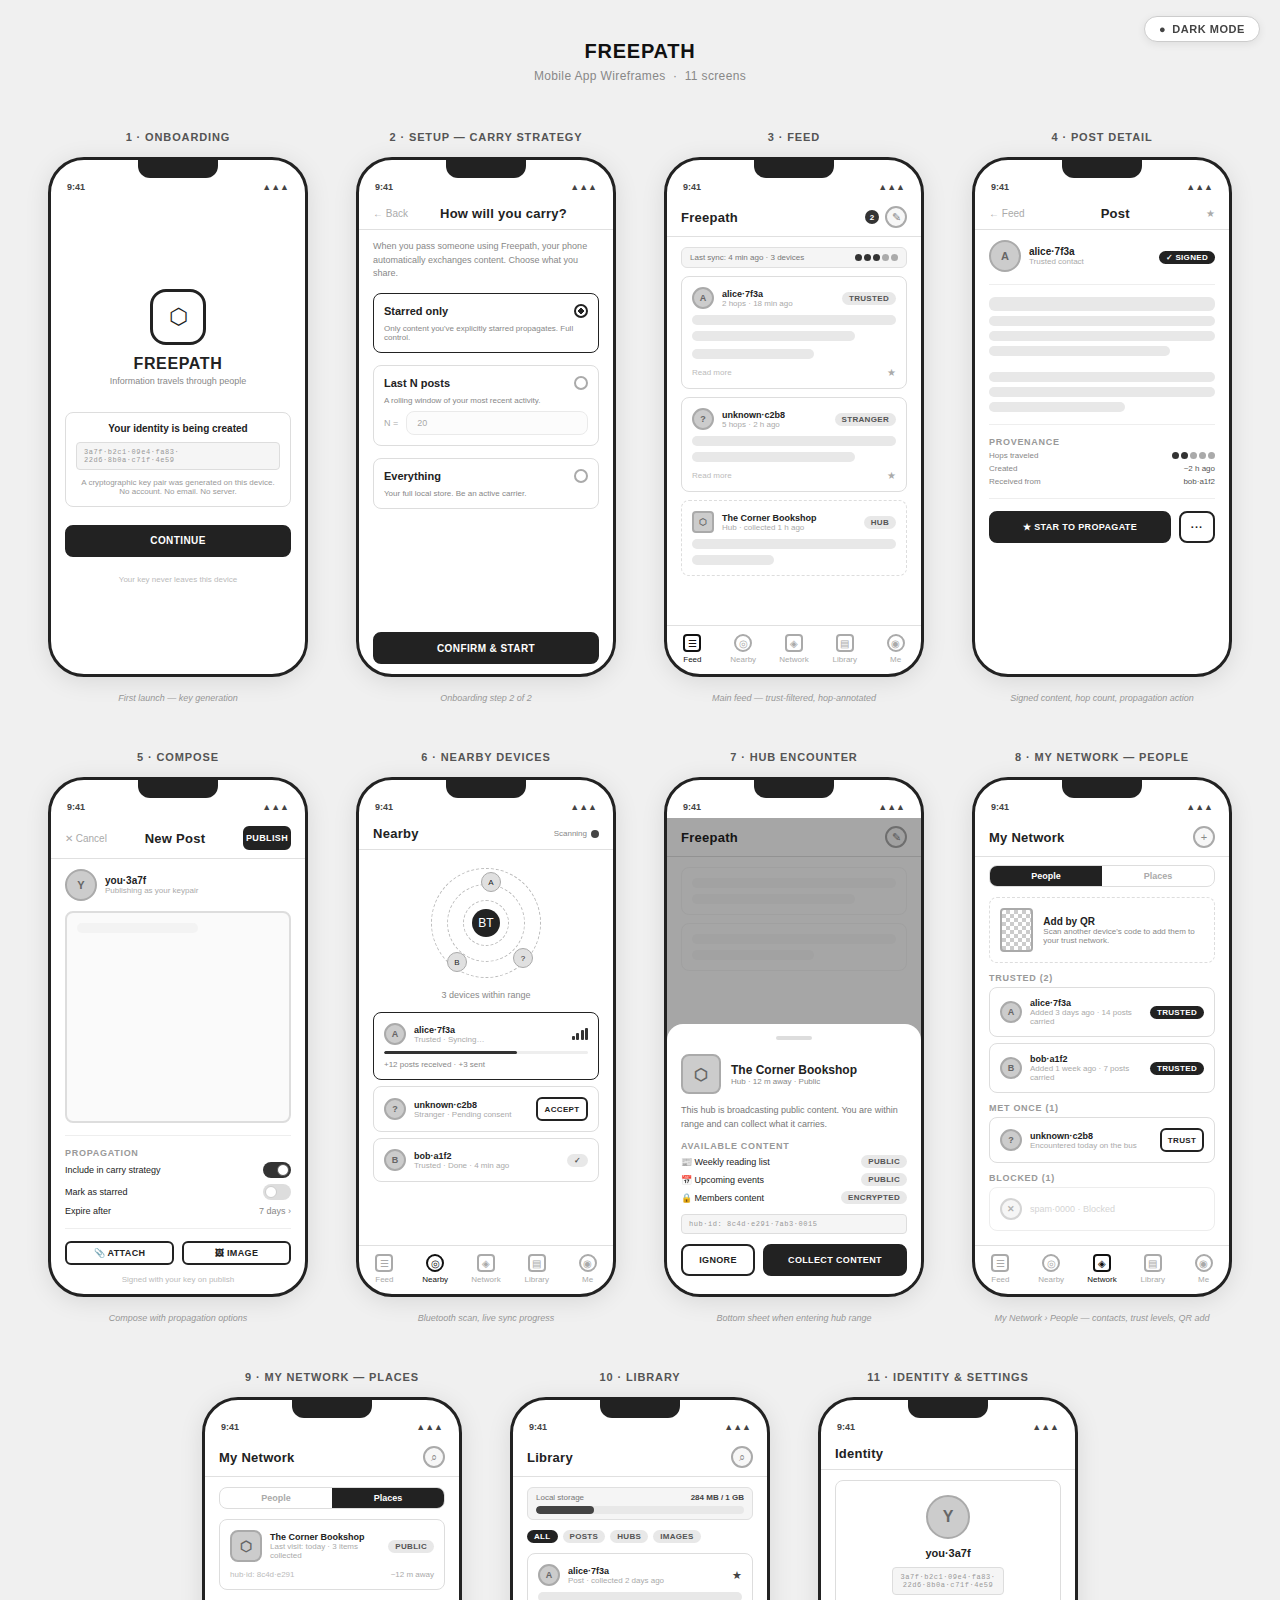
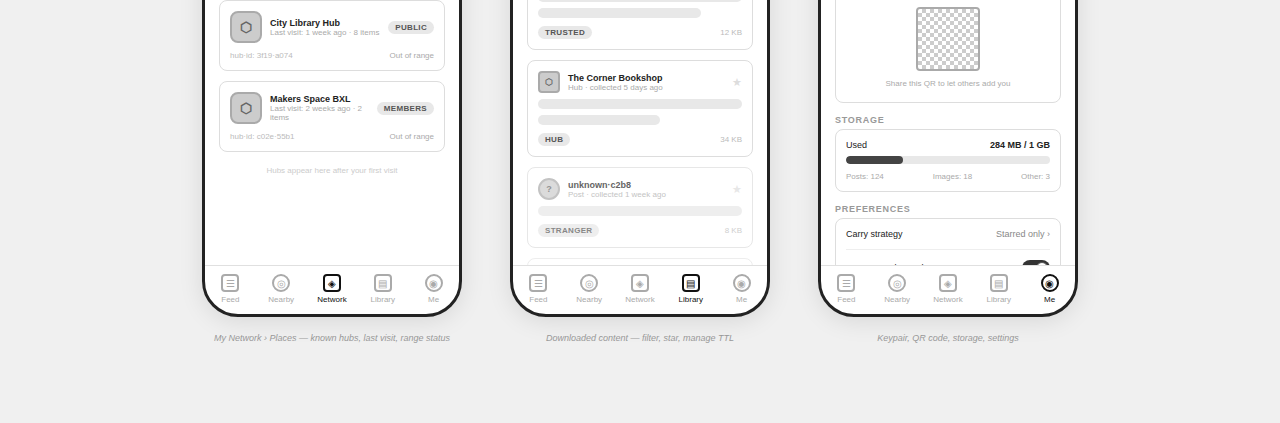
<file: design/index.html>
<!DOCTYPE html>
<html lang="en">
<head>
  <meta charset="UTF-8" />
  <meta name="viewport" content="width=device-width, initial-scale=1.0" />
  <title>Freepath — Mobile Wireframes</title>
  <link rel="stylesheet" href="styles.css" />
  <!-- Set theme before paint to prevent flash -->
  <script>
    (function() {
      const saved = localStorage.getItem('theme');
      if (saved) document.documentElement.dataset.theme = saved;
    })();
  </script>
</head>
<body>

  <button class="theme-toggle" id="themeToggle" aria-label="Toggle dark mode">
    <span id="themeIcon">◑</span>
    <span id="themeLabel">Dark mode</span>
  </button>

  <h1>Freepath</h1>
  <p class="subtitle">Mobile App Wireframes &nbsp;·&nbsp; 11 screens</p>

  <div class="screens">

    <!-- ═══════════════════════════════════════ -->
    <!-- 1. ONBOARDING                           -->
    <!-- ═══════════════════════════════════════ -->
    <div class="screen-wrap">
      <div class="screen-label">1 · Onboarding</div>
      <div class="phone">
        <div class="status-bar"><span>9:41</span><span>▲▲▲</span></div>
        <div class="screen-body">
          <div class="content" style="justify-content:center; gap:18px;">

            <!-- Logo area -->
            <div style="text-align:center; margin-bottom:8px;">
              <div style="width:56px;height:56px;border:3px solid #222;border-radius:16px;margin:0 auto 10px;display:flex;align-items:center;justify-content:center;font-size:22px;">⬡</div>
              <div style="font-size:16px;font-weight:700;letter-spacing:0.04em;">FREEPATH</div>
              <div style="font-size:9px;color:#888;margin-top:3px;">Information travels through people</div>
            </div>

            <!-- Generating key -->
            <div class="card" style="gap:8px;">
              <div style="font-size:10px;font-weight:700;text-align:center;">Your identity is being created</div>
              <div class="fingerprint">3a7f·b2c1·09e4·fa83·<br/>22d6·8b0a·c71f·4e59</div>
              <div style="font-size:8px;color:#999;text-align:center;">A cryptographic key pair was generated on this device.<br/>No account. No email. No server.</div>
            </div>

            <div class="btn btn-primary">Continue</div>
            <div style="text-align:center;font-size:8px;color:#bbb;">Your key never leaves this device</div>

          </div>
        </div>
      </div>
      <div class="annotation">First launch — key generation</div>
    </div>

    <!-- ═══════════════════════════════════════ -->
    <!-- 2. ONBOARDING — CARRY STRATEGY         -->
    <!-- ═══════════════════════════════════════ -->
    <div class="screen-wrap">
      <div class="screen-label">2 · Setup — Carry Strategy</div>
      <div class="phone">
        <div class="status-bar"><span>9:41</span><span>▲▲▲</span></div>
        <div class="screen-body">
          <div class="nav-bar">
            <div style="font-size:10px;color:#aaa;">← Back</div>
            <div class="nav-title">How will you carry?</div>
            <div></div>
          </div>
          <div class="content" style="gap:12px;">
            <div style="font-size:9px;color:#888;line-height:1.5;">
              When you pass someone using Freepath, your phone automatically exchanges content. Choose what you share.
            </div>

            <!-- Option 1 -->
            <div class="card" style="border-color:#222; gap:6px;">
              <div class="row" style="justify-content:space-between;">
                <div style="font-size:11px;font-weight:700;">Starred only</div>
                <div class="radio selected"></div>
              </div>
              <div style="font-size:8px;color:#888;">Only content you've explicitly starred propagates. Full control.</div>
            </div>

            <!-- Option 2 -->
            <div class="card" style="gap:6px;">
              <div class="row" style="justify-content:space-between;">
                <div style="font-size:11px;font-weight:700;">Last N posts</div>
                <div class="radio"></div>
              </div>
              <div style="font-size:8px;color:#888;">A rolling window of your most recent activity.</div>
              <div class="row" style="gap:8px;opacity:0.4;">
                <div style="font-size:9px;">N =</div>
                <div class="input-field" style="flex:1;height:24px;font-size:9px;">20</div>
              </div>
            </div>

            <!-- Option 3 -->
            <div class="card" style="gap:6px;">
              <div class="row" style="justify-content:space-between;">
                <div style="font-size:11px;font-weight:700;">Everything</div>
                <div class="radio"></div>
              </div>
              <div style="font-size:8px;color:#888;">Your full local store. Be an active carrier.</div>
            </div>

            <div style="flex:1;"></div>
            <div class="btn btn-primary">Confirm &amp; Start</div>
          </div>
        </div>
      </div>
      <div class="annotation">Onboarding step 2 of 2</div>
    </div>

    <!-- ═══════════════════════════════════════ -->
    <!-- 3. FEED                                 -->
    <!-- ═══════════════════════════════════════ -->
    <div class="screen-wrap">
      <div class="screen-label">3 · Feed</div>
      <div class="phone">
        <div class="status-bar"><span>9:41</span><span>▲▲▲</span></div>
        <div class="screen-body">
          <div class="nav-bar">
            <div class="nav-title">Freepath</div>
            <div class="row" style="gap:6px;">
              <div class="badge">2</div>
              <div class="nav-icon">✎</div>
            </div>
          </div>
          <div class="content" style="gap:8px;">

            <!-- Sync strip -->
            <div style="background:#f5f5f5;border:1px solid #e0e0e0;border-radius:6px;padding:5px 8px;display:flex;align-items:center;justify-content:space-between;">
              <div style="font-size:8px;color:#777;">Last sync: 4 min ago · 3 devices</div>
              <div style="display:flex;gap:2px;">
                <span class="hop-dot filled"></span>
                <span class="hop-dot filled"></span>
                <span class="hop-dot filled"></span>
                <span class="hop-dot"></span>
                <span class="hop-dot"></span>
              </div>
            </div>

            <!-- Post card 1 -->
            <div class="card">
              <div class="card-meta">
                <div class="row">
                  <div class="avatar avatar-sm">A</div>
                  <div>
                    <div style="font-size:9px;font-weight:700;">alice·7f3a</div>
                    <div style="font-size:8px;color:#aaa;">2 hops · 18 min ago</div>
                  </div>
                </div>
                <div class="pill">Trusted</div>
              </div>
              <div class="block block-w-full block-sm"></div>
              <div class="block block-w-80 block-sm"></div>
              <div class="block block-w-60 block-sm" style="margin-top:2px;"></div>
              <div class="row" style="margin-top:2px;justify-content:space-between;">
                <div style="font-size:8px;color:#bbb;">Read more</div>
                <div style="font-size:10px;color:#aaa;">★</div>
              </div>
            </div>

            <!-- Post card 2 -->
            <div class="card">
              <div class="card-meta">
                <div class="row">
                  <div class="avatar avatar-sm">?</div>
                  <div>
                    <div style="font-size:9px;font-weight:700;">unknown·c2b8</div>
                    <div style="font-size:8px;color:#aaa;">5 hops · 2 h ago</div>
                  </div>
                </div>
                <div class="pill">Stranger</div>
              </div>
              <div class="block block-w-full block-sm"></div>
              <div class="block block-w-80 block-sm"></div>
              <div class="row" style="margin-top:2px;justify-content:space-between;">
                <div style="font-size:8px;color:#bbb;">Read more</div>
                <div style="font-size:10px;color:#aaa;">★</div>
              </div>
            </div>

            <!-- Post card 3 — hub content -->
            <div class="card" style="border-style:dashed;">
              <div class="card-meta">
                <div class="row">
                  <div class="avatar avatar-sm" style="border-radius:4px;">⬡</div>
                  <div>
                    <div style="font-size:9px;font-weight:700;">The Corner Bookshop</div>
                    <div style="font-size:8px;color:#aaa;">Hub · collected 1 h ago</div>
                  </div>
                </div>
                <div class="pill">Hub</div>
              </div>
              <div class="block block-w-full block-sm"></div>
              <div class="block block-w-40 block-sm"></div>
            </div>

          </div>

          <!-- Tab bar -->
          <div class="tab-bar">
            <div class="tab active"><div class="tab-icon">☰</div>Feed</div>
            <div class="tab"><div class="tab-icon circle">◎</div>Nearby</div>
            <div class="tab"><div class="tab-icon">◈</div>Network</div>
            <div class="tab"><div class="tab-icon">▤</div>Library</div>
            <div class="tab"><div class="tab-icon circle">◉</div>Me</div>
          </div>
        </div>
      </div>
      <div class="annotation">Main feed — trust-filtered, hop-annotated</div>
    </div>

    <!-- ═══════════════════════════════════════ -->
    <!-- 4. POST DETAIL                          -->
    <!-- ═══════════════════════════════════════ -->
    <div class="screen-wrap">
      <div class="screen-label">4 · Post Detail</div>
      <div class="phone">
        <div class="status-bar"><span>9:41</span><span>▲▲▲</span></div>
        <div class="screen-body">
          <div class="nav-bar">
            <div style="font-size:10px;color:#aaa;">← Feed</div>
            <div class="nav-title">Post</div>
            <div style="font-size:10px;color:#aaa;">★</div>
          </div>
          <div class="content" style="gap:10px;">

            <!-- Author -->
            <div class="row" style="justify-content:space-between;">
              <div class="row">
                <div class="avatar">A</div>
                <div>
                  <div style="font-size:10px;font-weight:700;">alice·7f3a</div>
                  <div style="font-size:8px;color:#aaa;">Trusted contact</div>
                </div>
              </div>
              <div>
                <div class="pill pill-dark">✓ Signed</div>
              </div>
            </div>

            <div class="divider"></div>

            <!-- Content blocks -->
            <div style="display:flex;flex-direction:column;gap:5px;">
              <div class="block block-w-full block-md"></div>
              <div class="block block-w-full block-sm"></div>
              <div class="block block-w-full block-sm"></div>
              <div class="block block-w-80 block-sm"></div>
              <div style="height:6px;"></div>
              <div class="block block-w-full block-sm"></div>
              <div class="block block-w-full block-sm"></div>
              <div class="block block-w-60 block-sm"></div>
            </div>

            <div class="divider"></div>

            <!-- Provenance -->
            <div>
              <div class="section-title">Provenance</div>
              <div style="display:flex;flex-direction:column;gap:4px;">
                <div class="row" style="justify-content:space-between;">
                  <div style="font-size:8px;color:#888;">Hops traveled</div>
                  <div style="display:flex;gap:2px;">
                    <span class="hop-dot filled"></span>
                    <span class="hop-dot filled"></span>
                    <span class="hop-dot"></span>
                    <span class="hop-dot"></span>
                    <span class="hop-dot"></span>
                  </div>
                </div>
                <div class="row" style="justify-content:space-between;">
                  <div style="font-size:8px;color:#888;">Created</div>
                  <div style="font-size:8px;color:#555;">~2 h ago</div>
                </div>
                <div class="row" style="justify-content:space-between;">
                  <div style="font-size:8px;color:#888;">Received from</div>
                  <div style="font-size:8px;color:#555;">bob·a1f2</div>
                </div>
              </div>
            </div>

            <div class="divider"></div>

            <!-- Actions -->
            <div style="display:flex;gap:8px;">
              <div class="btn btn-primary" style="flex:1;font-size:9px;">★ Star to propagate</div>
              <div class="btn btn-outline" style="width:36px;font-size:11px;">···</div>
            </div>

          </div>
        </div>
      </div>
      <div class="annotation">Signed content, hop count, propagation action</div>
    </div>

    <!-- ═══════════════════════════════════════ -->
    <!-- 5. COMPOSE                              -->
    <!-- ═══════════════════════════════════════ -->
    <div class="screen-wrap">
      <div class="screen-label">5 · Compose</div>
      <div class="phone">
        <div class="status-bar"><span>9:41</span><span>▲▲▲</span></div>
        <div class="screen-body">
          <div class="nav-bar">
            <div style="font-size:10px;color:#aaa;">✕ Cancel</div>
            <div class="nav-title">New Post</div>
            <div class="btn btn-primary btn-sm" style="width:48px;">Publish</div>
          </div>
          <div class="content" style="gap:10px;">

            <!-- Author identity -->
            <div class="row">
              <div class="avatar">Y</div>
              <div>
                <div style="font-size:10px;font-weight:700;">you·3a7f</div>
                <div style="font-size:8px;color:#aaa;">Publishing as your keypair</div>
              </div>
            </div>

            <!-- Text area placeholder -->
            <div style="flex:1;border:2px solid #ddd;border-radius:8px;padding:10px;background:#fafafa;min-height:120px;">
              <div class="block block-w-60 block-sm" style="margin-bottom:6px;opacity:0.4;"></div>
            </div>

            <div class="divider"></div>

            <!-- Propagation choice -->
            <div>
              <div class="section-title">Propagation</div>
              <div style="display:flex;flex-direction:column;gap:6px;">
                <div class="row" style="justify-content:space-between;">
                  <div style="font-size:9px;">Include in carry strategy</div>
                  <div class="toggle on"></div>
                </div>
                <div class="row" style="justify-content:space-between;">
                  <div style="font-size:9px;">Mark as starred</div>
                  <div class="toggle"></div>
                </div>
                <div class="row" style="justify-content:space-between;">
                  <div style="font-size:9px;">Expire after</div>
                  <div style="font-size:9px;color:#888;">7 days ›</div>
                </div>
              </div>
            </div>

            <div class="divider"></div>

            <!-- Attachments -->
            <div class="row" style="gap:8px;">
              <div class="btn btn-outline btn-sm" style="flex:1;font-size:9px;">📎 Attach</div>
              <div class="btn btn-outline btn-sm" style="flex:1;font-size:9px;">🖼 Image</div>
            </div>

            <div style="text-align:center;font-size:8px;color:#bbb;">
              Signed with your key on publish
            </div>

          </div>
        </div>
      </div>
      <div class="annotation">Compose with propagation options</div>
    </div>

    <!-- ═══════════════════════════════════════ -->
    <!-- 6. NEARBY — SYNC IN PROGRESS            -->
    <!-- ═══════════════════════════════════════ -->
    <div class="screen-wrap">
      <div class="screen-label">6 · Nearby Devices</div>
      <div class="phone">
        <div class="status-bar"><span>9:41</span><span>▲▲▲</span></div>
        <div class="screen-body">
          <div class="nav-bar">
            <div class="nav-title">Nearby</div>
            <div class="row" style="gap:4px;">
              <div style="font-size:8px;color:#888;">Scanning</div>
              <div style="width:8px;height:8px;border-radius:50%;background:#444;"></div>
            </div>
          </div>
          <div class="content" style="gap:12px; align-items:center;">

            <!-- Radar -->
            <div class="bt-wave" style="width:110px;height:110px;margin:8px auto 0;">
              <div class="bt-wave-ring" style="width:110px;height:110px;"></div>
              <div class="bt-wave-ring" style="width:78px;height:78px;"></div>
              <div class="bt-wave-ring" style="width:46px;height:46px;"></div>
              <div class="bt-center">BT</div>
              <div class="bt-device" style="top:4px;left:50px;">A</div>
              <div class="bt-device" style="bottom:10px;right:8px;">?</div>
              <div class="bt-device" style="bottom:6px;left:16px;">B</div>
            </div>

            <div style="font-size:9px;color:#888;text-align:center;">3 devices within range</div>

            <!-- Device list -->
            <div style="width:100%;display:flex;flex-direction:column;gap:6px;">

              <div class="card" style="border-color:#222;">
                <div class="row" style="justify-content:space-between;">
                  <div class="row">
                    <div class="avatar avatar-sm">A</div>
                    <div>
                      <div style="font-size:9px;font-weight:700;">alice·7f3a</div>
                      <div style="font-size:8px;color:#aaa;">Trusted · Syncing…</div>
                    </div>
                  </div>
                  <div>
                    <div class="signal-bars">
                      <div class="signal-bar active" style="height:4px;"></div>
                      <div class="signal-bar active" style="height:7px;"></div>
                      <div class="signal-bar active" style="height:10px;"></div>
                      <div class="signal-bar active" style="height:12px;"></div>
                    </div>
                  </div>
                </div>
                <div style="height:3px;background:#eee;border-radius:2px;overflow:hidden;">
                  <div style="height:100%;width:65%;background:#333;border-radius:2px;"></div>
                </div>
                <div style="font-size:8px;color:#888;">+12 posts received · +3 sent</div>
              </div>

              <div class="card">
                <div class="row" style="justify-content:space-between;">
                  <div class="row">
                    <div class="avatar avatar-sm">?</div>
                    <div>
                      <div style="font-size:9px;font-weight:700;">unknown·c2b8</div>
                      <div style="font-size:8px;color:#aaa;">Stranger · Pending consent</div>
                    </div>
                  </div>
                  <div class="btn btn-sm btn-outline" style="width:52px;font-size:8px;">Accept</div>
                </div>
              </div>

              <div class="card">
                <div class="row" style="justify-content:space-between;">
                  <div class="row">
                    <div class="avatar avatar-sm">B</div>
                    <div>
                      <div style="font-size:9px;font-weight:700;">bob·a1f2</div>
                      <div style="font-size:8px;color:#aaa;">Trusted · Done · 4 min ago</div>
                    </div>
                  </div>
                  <div class="pill">✓</div>
                </div>
              </div>

            </div>

          </div>

          <div class="tab-bar">
            <div class="tab"><div class="tab-icon">☰</div>Feed</div>
            <div class="tab active"><div class="tab-icon circle">◎</div>Nearby</div>
            <div class="tab"><div class="tab-icon">◈</div>Network</div>
            <div class="tab"><div class="tab-icon">▤</div>Library</div>
            <div class="tab"><div class="tab-icon circle">◉</div>Me</div>
          </div>
        </div>
      </div>
      <div class="annotation">Bluetooth scan, live sync progress</div>
    </div>

    <!-- ═══════════════════════════════════════ -->
    <!-- 7. HUB ENCOUNTER                        -->
    <!-- ═══════════════════════════════════════ -->
    <div class="screen-wrap">
      <div class="screen-label">7 · Hub Encounter</div>
      <div class="phone">
        <div class="status-bar"><span>9:41</span><span>▲▲▲</span></div>
        <div class="screen-body" style="position:relative;">
          <!-- Background feed (blurred feel) -->
          <div class="nav-bar">
            <div class="nav-title">Freepath</div>
            <div class="nav-icon">✎</div>
          </div>
          <div class="content" style="gap:8px;opacity:0.25;pointer-events:none;">
            <div class="card"><div class="block block-w-full block-sm"></div><div class="block block-w-80 block-sm"></div></div>
            <div class="card"><div class="block block-w-full block-sm"></div><div class="block block-w-60 block-sm"></div></div>
          </div>

          <!-- Modal sheet -->
          <div class="modal-overlay">
            <div class="modal-sheet">
              <div class="modal-handle"></div>

              <!-- Hub identity -->
              <div class="row" style="gap:10px;">
                <div class="avatar" style="border-radius:8px;width:40px;height:40px;font-size:16px;">⬡</div>
                <div>
                  <div class="modal-title">The Corner Bookshop</div>
                  <div style="font-size:8px;color:#888;">Hub · 12 m away · Public</div>
                </div>
              </div>

              <div style="font-size:9px;color:#777;line-height:1.5;">
                This hub is broadcasting public content. You are within range and can collect what it carries.
              </div>

              <!-- Content preview -->
              <div>
                <div class="section-title">Available content</div>
                <div style="display:flex;flex-direction:column;gap:5px;">
                  <div class="row" style="justify-content:space-between;">
                    <div style="font-size:9px;">📰 Weekly reading list</div>
                    <div class="pill">Public</div>
                  </div>
                  <div class="row" style="justify-content:space-between;">
                    <div style="font-size:9px;">📅 Upcoming events</div>
                    <div class="pill">Public</div>
                  </div>
                  <div class="row" style="justify-content:space-between;">
                    <div style="font-size:9px;">🔒 Members content</div>
                    <div class="pill">Encrypted</div>
                  </div>
                </div>
              </div>

              <!-- Hub fingerprint -->
              <div class="fingerprint">hub·id: 8c4d·e291·7ab3·0015</div>

              <!-- Actions -->
              <div style="display:flex;gap:8px;">
                <div class="btn btn-outline" style="flex:1;font-size:9px;">Ignore</div>
                <div class="btn btn-primary" style="flex:2;font-size:9px;">Collect content</div>
              </div>
            </div>
          </div>
        </div>
      </div>
      <div class="annotation">Bottom sheet when entering hub range</div>
    </div>

    <!-- ═══════════════════════════════════════ -->
    <!-- 8. MY NETWORK — PEOPLE                  -->
    <!-- ═══════════════════════════════════════ -->
    <div class="screen-wrap">
      <div class="screen-label">8 · My Network — People</div>
      <div class="phone">
        <div class="status-bar"><span>9:41</span><span>▲▲▲</span></div>
        <div class="screen-body">
          <div class="nav-bar">
            <div class="nav-title">My Network</div>
            <div class="nav-icon">+</div>
          </div>

          <!-- Segmented control — outside .content so it is never clipped -->
          <div style="padding:8px 14px 0;flex-shrink:0;">
            <div style="display:flex;border:1.5px solid #ddd;border-radius:8px;overflow:hidden;">
              <div style="flex:1;padding:5px 0;text-align:center;font-size:9px;font-weight:700;background:#222;color:#fff;">People</div>
              <div style="flex:1;padding:5px 0;text-align:center;font-size:9px;font-weight:700;color:#aaa;">Places</div>
            </div>
          </div>

          <div class="content" style="gap:10px;">

            <!-- Add by QR -->
            <div class="card" style="flex-direction:row;align-items:center;gap:10px;border-style:dashed;">
              <div class="qr-placeholder" style="width:44px;height:44px;"></div>
              <div>
                <div style="font-size:10px;font-weight:700;">Add by QR</div>
                <div style="font-size:8px;color:#888;">Scan another device's code to add them to your trust network.</div>
              </div>
            </div>

            <!-- Trusted contacts -->
            <div>
              <div class="section-title">Trusted (2)</div>
              <div style="display:flex;flex-direction:column;gap:6px;">

                <div class="card">
                  <div class="row" style="justify-content:space-between;">
                    <div class="row">
                      <div class="avatar avatar-sm">A</div>
                      <div>
                        <div style="font-size:9px;font-weight:700;">alice·7f3a</div>
                        <div style="font-size:8px;color:#aaa;">Added 3 days ago · 14 posts carried</div>
                      </div>
                    </div>
                    <div class="pill pill-dark">Trusted</div>
                  </div>
                </div>

                <div class="card">
                  <div class="row" style="justify-content:space-between;">
                    <div class="row">
                      <div class="avatar avatar-sm">B</div>
                      <div>
                        <div style="font-size:9px;font-weight:700;">bob·a1f2</div>
                        <div style="font-size:8px;color:#aaa;">Added 1 week ago · 7 posts carried</div>
                      </div>
                    </div>
                    <div class="pill pill-dark">Trusted</div>
                  </div>
                </div>

              </div>
            </div>

            <!-- Met once -->
            <div>
              <div class="section-title">Met once (1)</div>
              <div class="card">
                <div class="row" style="justify-content:space-between;">
                  <div class="row">
                    <div class="avatar avatar-sm">?</div>
                    <div>
                      <div style="font-size:9px;font-weight:700;">unknown·c2b8</div>
                      <div style="font-size:8px;color:#aaa;">Encountered today on the bus</div>
                    </div>
                  </div>
                  <div class="btn btn-sm btn-outline" style="width:44px;font-size:8px;">Trust</div>
                </div>
              </div>
            </div>

            <!-- Blocked -->
            <div>
              <div class="section-title">Blocked (1)</div>
              <div class="card" style="opacity:0.5;">
                <div class="row">
                  <div class="avatar avatar-sm" style="background:#eee;">✕</div>
                  <div style="font-size:9px;color:#aaa;">spam·0000 · Blocked</div>
                </div>
              </div>
            </div>

          </div>

          <div class="tab-bar">
            <div class="tab"><div class="tab-icon">☰</div>Feed</div>
            <div class="tab"><div class="tab-icon circle">◎</div>Nearby</div>
            <div class="tab active"><div class="tab-icon">◈</div>Network</div>
            <div class="tab"><div class="tab-icon">▤</div>Library</div>
            <div class="tab"><div class="tab-icon circle">◉</div>Me</div>
          </div>
        </div>
      </div>
      <div class="annotation">My Network › People — contacts, trust levels, QR add</div>
    </div>

    <!-- ═══════════════════════════════════════ -->
    <!-- 9. MY NETWORK — PLACES                  -->
    <!-- ═══════════════════════════════════════ -->
    <div class="screen-wrap">
      <div class="screen-label">9 · My Network — Places</div>
      <div class="phone">
        <div class="status-bar"><span>9:41</span><span>▲▲▲</span></div>
        <div class="screen-body">
          <div class="nav-bar">
            <div class="nav-title">My Network</div>
            <div class="nav-icon">⌕</div>
          </div>
          <div class="content" style="gap:10px;">

            <!-- Segmented control -->
            <div style="display:flex;border:1.5px solid #ddd;border-radius:8px;overflow:hidden;">
              <div style="flex:1;padding:5px 0;text-align:center;font-size:9px;font-weight:700;color:#aaa;">People</div>
              <div style="flex:1;padding:5px 0;text-align:center;font-size:9px;font-weight:700;background:#222;color:#fff;">Places</div>
            </div>

            <!-- Hub 1 — bookshop, visited recently -->
            <div class="card">
              <div class="row" style="justify-content:space-between;">
                <div class="row">
                  <div class="avatar" style="border-radius:8px;font-size:14px;">⬡</div>
                  <div>
                    <div style="font-size:9px;font-weight:700;">The Corner Bookshop</div>
                    <div style="font-size:8px;color:#aaa;">Last visit: today · 3 items collected</div>
                  </div>
                </div>
                <div class="pill">Public</div>
              </div>
              <div class="row" style="margin-top:2px;justify-content:space-between;">
                <div style="font-size:8px;color:#bbb;">hub·id: 8c4d·e291</div>
                <div style="font-size:8px;color:#aaa;">~12 m away</div>
              </div>
            </div>

            <!-- Hub 2 — city library, visited last week -->
            <div class="card">
              <div class="row" style="justify-content:space-between;">
                <div class="row">
                  <div class="avatar" style="border-radius:8px;font-size:14px;">⬡</div>
                  <div>
                    <div style="font-size:9px;font-weight:700;">City Library Hub</div>
                    <div style="font-size:8px;color:#aaa;">Last visit: 1 week ago · 8 items</div>
                  </div>
                </div>
                <div class="pill">Public</div>
              </div>
              <div class="row" style="margin-top:2px;justify-content:space-between;">
                <div style="font-size:8px;color:#bbb;">hub·id: 3f19·a074</div>
                <div style="font-size:8px;color:#aaa;">Out of range</div>
              </div>
            </div>

            <!-- Hub 3 — private/encrypted -->
            <div class="card">
              <div class="row" style="justify-content:space-between;">
                <div class="row">
                  <div class="avatar" style="border-radius:8px;font-size:14px;">⬡</div>
                  <div>
                    <div style="font-size:9px;font-weight:700;">Makers Space BXL</div>
                    <div style="font-size:8px;color:#aaa;">Last visit: 2 weeks ago · 2 items</div>
                  </div>
                </div>
                <div class="pill">Members</div>
              </div>
              <div class="row" style="margin-top:2px;justify-content:space-between;">
                <div style="font-size:8px;color:#bbb;">hub·id: c02e·55b1</div>
                <div style="font-size:8px;color:#aaa;">Out of range</div>
              </div>
            </div>

            <!-- Empty-state hint -->
            <div style="text-align:center;font-size:8px;color:#ccc;margin-top:4px;">
              Hubs appear here after your first visit
            </div>

          </div>

          <div class="tab-bar">
            <div class="tab"><div class="tab-icon">☰</div>Feed</div>
            <div class="tab"><div class="tab-icon circle">◎</div>Nearby</div>
            <div class="tab active"><div class="tab-icon">◈</div>Network</div>
            <div class="tab"><div class="tab-icon">▤</div>Library</div>
            <div class="tab"><div class="tab-icon circle">◉</div>Me</div>
          </div>
        </div>
      </div>
      <div class="annotation">My Network › Places — known hubs, last visit, range status</div>
    </div>

    <!-- ═══════════════════════════════════════ -->
    <!-- 10. LIBRARY                             -->
    <!-- ═══════════════════════════════════════ -->
    <div class="screen-wrap">
      <div class="screen-label">10 · Library</div>
      <div class="phone">
        <div class="status-bar"><span>9:41</span><span>▲▲▲</span></div>
        <div class="screen-body">
          <div class="nav-bar">
            <div class="nav-title">Library</div>
            <div class="nav-icon">⌕</div>
          </div>
          <div class="content" style="gap:10px;">

            <!-- Storage summary strip -->
            <div style="background:#f5f5f5;border:1px solid #e0e0e0;border-radius:6px;padding:5px 8px;display:flex;flex-direction:column;gap:4px;">
              <div style="display:flex;justify-content:space-between;align-items:center;">
                <div style="font-size:8px;color:#777;">Local storage</div>
                <div style="font-size:8px;font-weight:700;color:#444;">284 MB / 1 GB</div>
              </div>
              <div class="storage-bar">
                <div class="storage-fill" style="width:28%;"></div>
              </div>
            </div>

            <!-- Filter chips -->
            <div style="display:flex;gap:5px;">
              <div class="pill pill-dark">All</div>
              <div class="pill">Posts</div>
              <div class="pill">Hubs</div>
              <div class="pill">Images</div>
            </div>

            <!-- Item 1 — starred post -->
            <div class="card">
              <div class="card-meta">
                <div class="row">
                  <div class="avatar avatar-sm">A</div>
                  <div>
                    <div style="font-size:9px;font-weight:700;">alice·7f3a</div>
                    <div style="font-size:8px;color:#aaa;">Post · collected 2 days ago</div>
                  </div>
                </div>
                <div style="font-size:11px;color:#444;">★</div>
              </div>
              <div class="block block-w-full block-sm"></div>
              <div class="block block-w-80 block-sm"></div>
              <div class="row" style="margin-top:2px;justify-content:space-between;">
                <div class="pill">Trusted</div>
                <div style="font-size:8px;color:#bbb;">12 KB</div>
              </div>
            </div>

            <!-- Item 2 — hub content -->
            <div class="card">
              <div class="card-meta">
                <div class="row">
                  <div class="avatar avatar-sm" style="border-radius:4px;">⬡</div>
                  <div>
                    <div style="font-size:9px;font-weight:700;">The Corner Bookshop</div>
                    <div style="font-size:8px;color:#aaa;">Hub · collected 5 days ago</div>
                  </div>
                </div>
                <div style="font-size:11px;color:#ddd;">★</div>
              </div>
              <div class="block block-w-full block-sm"></div>
              <div class="block block-w-60 block-sm"></div>
              <div class="row" style="margin-top:2px;justify-content:space-between;">
                <div class="pill">Hub</div>
                <div style="font-size:8px;color:#bbb;">34 KB</div>
              </div>
            </div>

            <!-- Item 3 — stranger post -->
            <div class="card" style="opacity:0.7;">
              <div class="card-meta">
                <div class="row">
                  <div class="avatar avatar-sm">?</div>
                  <div>
                    <div style="font-size:9px;font-weight:700;">unknown·c2b8</div>
                    <div style="font-size:8px;color:#aaa;">Post · collected 1 week ago</div>
                  </div>
                </div>
                <div style="font-size:11px;color:#ddd;">★</div>
              </div>
              <div class="block block-w-full block-sm"></div>
              <div class="row" style="margin-top:2px;justify-content:space-between;">
                <div class="pill">Stranger</div>
                <div style="font-size:8px;color:#bbb;">8 KB</div>
              </div>
            </div>

            <!-- Item 4 — hub content, faded (older) -->
            <div class="card" style="opacity:0.5;">
              <div class="card-meta">
                <div class="row">
                  <div class="avatar avatar-sm" style="border-radius:4px;">⬡</div>
                  <div>
                    <div style="font-size:9px;font-weight:700;">City Library Hub</div>
                    <div style="font-size:8px;color:#aaa;">Hub · collected 2 weeks ago</div>
                  </div>
                </div>
              </div>
              <div class="block block-w-80 block-sm"></div>
              <div class="row" style="margin-top:2px;justify-content:space-between;">
                <div class="pill">Hub</div>
                <div style="font-size:8px;color:#bbb;">61 KB · expiring soon</div>
              </div>
            </div>

          </div>

          <div class="tab-bar">
            <div class="tab"><div class="tab-icon">☰</div>Feed</div>
            <div class="tab"><div class="tab-icon circle">◎</div>Nearby</div>
            <div class="tab"><div class="tab-icon">◈</div>Network</div>
            <div class="tab active"><div class="tab-icon">▤</div>Library</div>
            <div class="tab"><div class="tab-icon circle">◉</div>Me</div>
          </div>
        </div>
      </div>
      <div class="annotation">Downloaded content — filter, star, manage TTL</div>
    </div>

    <!-- ═══════════════════════════════════════ -->
    <!-- 11. IDENTITY / SETTINGS                 -->
    <!-- ═══════════════════════════════════════ -->
    <div class="screen-wrap">
      <div class="screen-label">11 · Identity &amp; Settings</div>
      <div class="phone">
        <div class="status-bar"><span>9:41</span><span>▲▲▲</span></div>
        <div class="screen-body">
          <div class="nav-bar">
            <div class="nav-title">Identity</div>
            <div></div>
          </div>
          <div class="content" style="gap:12px;">

            <!-- Identity card -->
            <div class="card" style="align-items:center;gap:8px;padding:14px 10px;">
              <div class="avatar" style="width:44px;height:44px;font-size:16px;">Y</div>
              <div style="font-size:11px;font-weight:700;">you·3a7f</div>
              <div class="fingerprint" style="text-align:center;">3a7f·b2c1·09e4·fa83·<br/>22d6·8b0a·c71f·4e59</div>
              <div class="qr-placeholder" style="margin-top:4px;"></div>
              <div style="font-size:8px;color:#aaa;">Share this QR to let others add you</div>
            </div>

            <!-- Storage -->
            <div>
              <div class="section-title">Storage</div>
              <div class="card" style="gap:6px;">
                <div class="row" style="justify-content:space-between;">
                  <div style="font-size:9px;">Used</div>
                  <div style="font-size:9px;font-weight:700;">284 MB / 1 GB</div>
                </div>
                <div class="storage-bar">
                  <div class="storage-fill" style="width:28%;"></div>
                </div>
                <div class="row" style="justify-content:space-between;margin-top:2px;">
                  <div style="font-size:8px;color:#aaa;">Posts: 124</div>
                  <div style="font-size:8px;color:#aaa;">Images: 18</div>
                  <div style="font-size:8px;color:#aaa;">Other: 3</div>
                </div>
              </div>
            </div>

            <!-- Settings rows -->
            <div>
              <div class="section-title">Preferences</div>
              <div class="card" style="gap:8px;">
                <div class="row" style="justify-content:space-between;">
                  <div style="font-size:9px;">Carry strategy</div>
                  <div style="font-size:9px;color:#888;">Starred only ›</div>
                </div>
                <div class="divider"></div>
                <div class="row" style="justify-content:space-between;">
                  <div style="font-size:9px;">Auto-sync Bluetooth</div>
                  <div class="toggle on"></div>
                </div>
                <div class="divider"></div>
                <div class="row" style="justify-content:space-between;">
                  <div style="font-size:9px;">Default content TTL</div>
                  <div style="font-size:9px;color:#888;">7 days ›</div>
                </div>
                <div class="divider"></div>
                <div class="row" style="justify-content:space-between;">
                  <div style="font-size:9px;">Relay-only mode</div>
                  <div class="toggle"></div>
                </div>
              </div>
            </div>

          </div>

          <div class="tab-bar">
            <div class="tab"><div class="tab-icon">☰</div>Feed</div>
            <div class="tab"><div class="tab-icon circle">◎</div>Nearby</div>
            <div class="tab"><div class="tab-icon">◈</div>Network</div>
            <div class="tab"><div class="tab-icon">▤</div>Library</div>
            <div class="tab active"><div class="tab-icon circle">◉</div>Me</div>
          </div>
        </div>
      </div>
      <div class="annotation">Keypair, QR code, storage, settings</div>
    </div>

  </div><!-- /screens -->

  <script>
    (function () {
      const root = document.documentElement;
      const btn = document.getElementById('themeToggle');
      const icon = document.getElementById('themeIcon');
      const label = document.getElementById('themeLabel');

      function systemDark() {
        return window.matchMedia('(prefers-color-scheme: dark)').matches;
      }

      function effectiveTheme() {
        return root.dataset.theme || (systemDark() ? 'dark' : 'light');
      }

      function applyTheme(theme) {
        root.dataset.theme = theme;
        localStorage.setItem('theme', theme);
        updateButton(theme);
      }

      function updateButton(theme) {
        if (theme === 'dark') {
          icon.textContent  = '○';
          label.textContent = 'Light mode';
        } else {
          icon.textContent  = '●';
          label.textContent = 'Dark mode';
        }
      }

      // Initialise button label (theme attr already set by <head> script)
      updateButton(effectiveTheme());

      btn.addEventListener('click', function () {
        applyTheme(effectiveTheme() === 'dark' ? 'light' : 'dark');
      });

      // React to OS-level preference changes (when no manual override)
      window.matchMedia('(prefers-color-scheme: dark)').addEventListener('change', function (e) {
        if (!localStorage.getItem('theme')) {
          updateButton(e.matches ? 'dark' : 'light');
        }
      });

      // Show button only when near the top of the page
      function updateVisibility() {
        btn.classList.toggle('hidden', window.scrollY > 60);
      }
      window.addEventListener('scroll', updateVisibility, { passive: true });
      updateVisibility();
    })();
  </script>

</body>
</html>
</file>
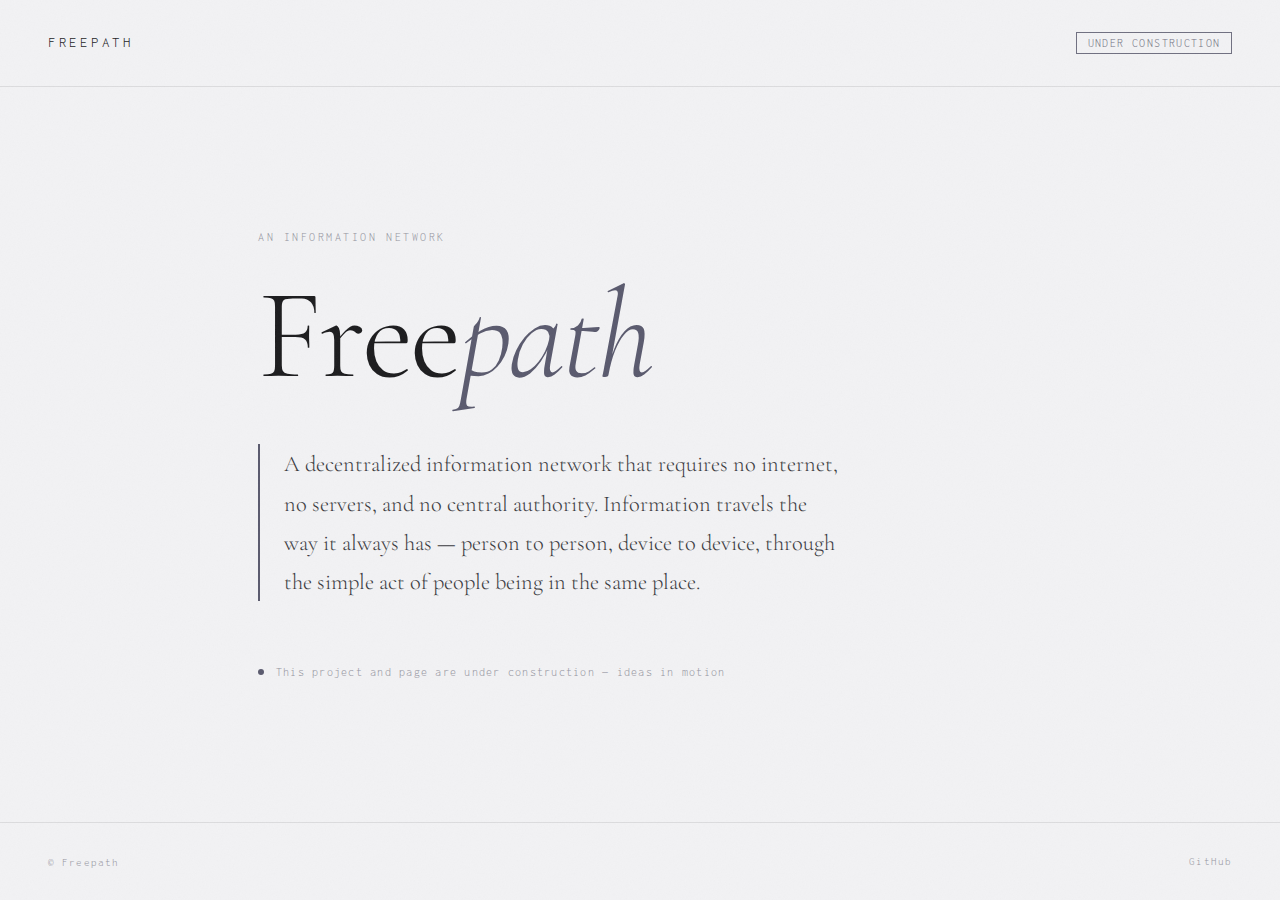
<file: docs/index.html>
<!DOCTYPE html>
<html lang="en">
<head>
  <meta charset="UTF-8" />
  <meta name="viewport" content="width=device-width, initial-scale=1.0" />
  <title>Freepath</title>
  <link rel="preconnect" href="https://fonts.googleapis.com" />
  <link rel="preconnect" href="https://fonts.gstatic.com" crossorigin />
  <link href="https://fonts.googleapis.com/css2?family=Cormorant+Garamond:ital,wght@0,300;0,400;1,300;1,400&family=Inconsolata:wght@300;400&display=swap" rel="stylesheet" />
  <style>
    *, *::before, *::after {
      box-sizing: border-box;
      margin: 0;
      padding: 0;
    }

    :root {
      --ink: #1c1c1e;
      --paper: #f2f2f4;
      --accent: #5a5a6e;
      --muted: #9494a0;
      --line: rgba(28, 28, 30, 0.1);
    }

    html, body {
      height: 100%;
    }

    body {
      background-color: var(--paper);
      color: var(--ink);
      font-family: 'Cormorant Garamond', Georgia, serif;
      min-height: 100vh;
      display: flex;
      flex-direction: column;
      position: relative;
      overflow-x: hidden;
    }

    /* Subtle grain texture */
    body::before {
      content: '';
      position: fixed;
      inset: 0;
      background-image: url("data:image/svg+xml,%3Csvg xmlns='http://www.w3.org/2000/svg' width='300' height='300'%3E%3Cfilter id='noise'%3E%3CfeTurbulence type='fractalNoise' baseFrequency='0.75' numOctaves='4' stitchTiles='stitch'/%3E%3CfeColorMatrix type='saturate' values='0'/%3E%3C/filter%3E%3Crect width='300' height='300' filter='url(%23noise)' opacity='0.035'/%3E%3C/svg%3E");
      pointer-events: none;
      z-index: 100;
    }

    header {
      padding: 2rem 3rem;
      display: flex;
      align-items: baseline;
      justify-content: space-between;
      border-bottom: 1px solid var(--line);
      animation: fadeDown 0.8s ease both;
    }

    .wordmark {
      font-size: 0.95rem;
      font-family: 'Inconsolata', monospace;
      font-weight: 300;
      letter-spacing: 0.18em;
      text-transform: uppercase;
      color: var(--ink);
    }

    .status-badge {
      font-family: 'Inconsolata', monospace;
      font-size: 0.72rem;
      font-weight: 300;
      letter-spacing: 0.12em;
      text-transform: uppercase;
      color: var(--accent);
      border: 1px solid var(--accent);
      padding: 0.25rem 0.65rem;
      opacity: 0.85;
    }

    main {
      flex: 1;
      display: flex;
      flex-direction: column;
      justify-content: center;
      padding: 6rem 3rem;
      max-width: 860px;
      margin: 0 auto;
      width: 100%;
      animation: fadeUp 1s ease 0.2s both;
    }

    .eyebrow {
      font-family: 'Inconsolata', monospace;
      font-size: 0.72rem;
      font-weight: 300;
      letter-spacing: 0.22em;
      text-transform: uppercase;
      color: var(--muted);
      margin-bottom: 2rem;
    }

    h1 {
      font-size: clamp(4rem, 10vw, 8rem);
      font-weight: 300;
      line-height: 0.95;
      letter-spacing: -0.02em;
      margin-bottom: 3rem;
    }

    h1 em {
      font-style: italic;
      color: var(--accent);
    }

    .description {
      font-size: clamp(1.1rem, 2.2vw, 1.4rem);
      font-weight: 300;
      line-height: 1.75;
      color: #3a3a40;
      max-width: 580px;
      border-left: 2px solid var(--accent);
      padding-left: 1.5rem;
      margin-bottom: 4rem;
    }

    .construction-note {
      font-family: 'Inconsolata', monospace;
      font-size: 0.78rem;
      font-weight: 300;
      letter-spacing: 0.1em;
      color: var(--muted);
      display: flex;
      align-items: center;
      gap: 0.75rem;
    }

    .construction-note::before {
      content: '';
      display: inline-block;
      width: 6px;
      height: 6px;
      background: var(--accent);
      border-radius: 50%;
      animation: pulse 2.4s ease-in-out infinite;
    }

    footer {
      padding: 2rem 3rem;
      border-top: 1px solid var(--line);
      display: flex;
      align-items: center;
      justify-content: space-between;
      animation: fadeUp 0.8s ease 0.5s both;
    }

    .footer-note {
      font-family: 'Inconsolata', monospace;
      font-size: 0.7rem;
      font-weight: 300;
      letter-spacing: 0.1em;
      color: var(--muted);
    }

    .footer-link {
      font-family: 'Inconsolata', monospace;
      font-size: 0.7rem;
      font-weight: 300;
      letter-spacing: 0.1em;
      color: var(--muted);
      text-decoration: none;
      border-bottom: 1px solid transparent;
      transition: color 0.2s, border-color 0.2s;
    }

    .footer-link:hover {
      color: var(--accent);
      border-color: var(--accent);
    }

    @keyframes fadeDown {
      from { opacity: 0; transform: translateY(-12px); }
      to   { opacity: 1; transform: translateY(0); }
    }

    @keyframes fadeUp {
      from { opacity: 0; transform: translateY(16px); }
      to   { opacity: 1; transform: translateY(0); }
    }

    @keyframes pulse {
      0%, 100% { opacity: 1; transform: scale(1); }
      50%       { opacity: 0.4; transform: scale(0.7); }
    }

    @media (max-width: 600px) {
      header, main, footer {
        padding-left: 1.5rem;
        padding-right: 1.5rem;
      }
      main {
        padding-top: 4rem;
        padding-bottom: 4rem;
      }
      footer {
        flex-direction: column;
        gap: 0.75rem;
        align-items: flex-start;
      }
    }
  </style>
</head>
<body>

  <header>
    <span class="wordmark">Freepath</span>
    <span class="status-badge">Under Construction</span>
  </header>

  <main>
    <p class="eyebrow">An information network</p>
    <h1>Free<em>path</em></h1>
    <p class="description">
      A decentralized information network that requires no internet, no servers,
      and no central authority. Information travels the way it always has —
      person to person, device to device, through the simple act of people
      being in the same place.
    </p>
    <p class="construction-note">This project and page are under construction — ideas in motion</p>
  </main>

  <footer>
    <span class="footer-note">&copy; Freepath</span>
    <a class="footer-link" href="https://github.com/smyrgeorge/freepath">GitHub</a>
  </footer>

</body>
</html>
</file>
<file: design/styles.css>
*, *::before, *::after { box-sizing: border-box; margin: 0; padding: 0; }

/* ── Theme tokens ─────────────────────────────── */
:root {
  --page-bg:    #f0f0f0;
  --title-clr:  #111;
  --sub-clr:    #888;
  --label-clr:  #555;
  --note-clr:   #999;
  --toggle-bg:  #fff;
  --toggle-bd:  #ccc;
  --toggle-clr: #444;
}

@media (prefers-color-scheme: dark) {
  :root:not([data-theme="light"]) {
    --page-bg:    #111;
    --title-clr:  #eee;
    --sub-clr:    #555;
    --label-clr:  #888;
    --note-clr:   #555;
    --toggle-bg:  #1e1e1e;
    --toggle-bd:  #3a3a3a;
    --toggle-clr: #bbb;
  }
}

[data-theme="dark"] {
  --page-bg:    #111;
  --title-clr:  #eee;
  --sub-clr:    #555;
  --label-clr:  #888;
  --note-clr:   #555;
  --toggle-bg:  #1e1e1e;
  --toggle-bd:  #3a3a3a;
  --toggle-clr: #bbb;
}

body {
  background: var(--page-bg);
  font-family: -apple-system, BlinkMacSystemFont, "Segoe UI", sans-serif;
  font-size: 13px;
  color: #222;
  padding: 40px 24px 80px;
  transition: background-color 0.25s;
}

h1 {
  text-align: center;
  font-size: 20px;
  font-weight: 700;
  letter-spacing: 0.04em;
  text-transform: uppercase;
  margin-bottom: 6px;
  color: var(--title-clr);
}

.subtitle {
  text-align: center;
  font-size: 12px;
  color: var(--sub-clr);
  margin-bottom: 48px;
  letter-spacing: 0.03em;
}

.screens {
  display: flex;
  flex-wrap: wrap;
  gap: 48px;
  justify-content: center;
}

.screen-wrap {
  display: flex;
  flex-direction: column;
  align-items: center;
  gap: 14px;
}

.screen-label {
  font-size: 11px;
  font-weight: 700;
  text-transform: uppercase;
  letter-spacing: 0.08em;
  color: var(--label-clr);
}

/* Phone shell */
.phone {
  width: 260px;
  height: 520px;
  border: 3px solid #222;
  border-radius: 36px;
  background: #fff;
  position: relative;
  overflow: hidden;
  box-shadow: 0 4px 24px rgba(0,0,0,0.10);
  display: flex;
  flex-direction: column;
}

/* Notch */
.phone::before {
  content: '';
  display: block;
  width: 80px;
  height: 18px;
  background: #222;
  border-radius: 0 0 12px 12px;
  margin: 0 auto;
  flex-shrink: 0;
}

/* Status bar */
.status-bar {
  display: flex;
  justify-content: space-between;
  align-items: center;
  padding: 4px 16px 6px;
  font-size: 9px;
  font-weight: 700;
  color: #444;
  flex-shrink: 0;
}

/* Screen body */
.screen-body {
  flex: 1;
  overflow: hidden;
  display: flex;
  flex-direction: column;
}

/* Navigation bar (top) */
.nav-bar {
  display: flex;
  align-items: center;
  justify-content: space-between;
  padding: 8px 14px;
  border-bottom: 1.5px solid #e0e0e0;
  flex-shrink: 0;
}

.nav-title {
  font-size: 13px;
  font-weight: 700;
  letter-spacing: 0.02em;
}

.nav-icon {
  width: 22px;
  height: 22px;
  border: 2px solid #aaa;
  border-radius: 50%;
  display: flex;
  align-items: center;
  justify-content: center;
  font-size: 11px;
  color: #888;
  cursor: pointer;
  background: #f7f7f7;
}

/* Scrollable content */
.content {
  flex: 1;
  overflow: hidden;
  padding: 10px 14px;
  display: flex;
  flex-direction: column;
  gap: 10px;
}

/* Bottom tab bar */
.tab-bar {
  display: flex;
  border-top: 1.5px solid #e0e0e0;
  flex-shrink: 0;
}

.tab {
  flex: 1;
  display: flex;
  flex-direction: column;
  align-items: center;
  padding: 8px 4px 10px;
  font-size: 8px;
  color: #aaa;
  gap: 3px;
  cursor: pointer;
}

.tab.active {
  color: #111;
}

.tab-icon {
  width: 18px;
  height: 18px;
  border: 2px solid currentColor;
  border-radius: 4px;
  display: flex;
  align-items: center;
  justify-content: center;
  font-size: 10px;
}

.tab-icon.circle { border-radius: 50%; }

/* Shared blocks */
.block {
  background: #e8e8e8;
  border-radius: 6px;
}

.block-sm  { height: 10px; }
.block-md  { height: 14px; }
.block-lg  { height: 20px; }
.block-xl  { height: 32px; }
.block-2xl { height: 48px; }
.block-3xl { height: 64px; }

.block-w-80  { width: 80%; }
.block-w-60  { width: 60%; }
.block-w-40  { width: 40%; }
.block-w-full{ width: 100%; }

.block-dark { background: #bbb; }
.block-light { background: #f0f0f0; border: 1.5px solid #ddd; }

.row {
  display: flex;
  align-items: center;
  gap: 8px;
}

.avatar {
  width: 32px;
  height: 32px;
  border-radius: 50%;
  background: #ccc;
  border: 2px solid #aaa;
  flex-shrink: 0;
  display: flex;
  align-items: center;
  justify-content: center;
  font-size: 11px;
  color: #666;
  font-weight: 700;
}

.avatar-sm {
  width: 22px;
  height: 22px;
  font-size: 9px;
}

.card {
  border: 1.5px solid #ddd;
  border-radius: 8px;
  padding: 10px;
  background: #fff;
  display: flex;
  flex-direction: column;
  gap: 6px;
}

.card-meta {
  display: flex;
  align-items: center;
  justify-content: space-between;
}

.pill {
  display: inline-flex;
  align-items: center;
  gap: 3px;
  font-size: 8px;
  font-weight: 700;
  padding: 2px 7px;
  border-radius: 20px;
  background: #e8e8e8;
  color: #555;
  letter-spacing: 0.04em;
  text-transform: uppercase;
}

.pill-dark {
  background: #222;
  color: #fff;
}

.divider {
  height: 1px;
  background: #eee;
  margin: 2px 0;
}

.btn {
  display: flex;
  align-items: center;
  justify-content: center;
  height: 32px;
  border-radius: 8px;
  border: 2px solid #222;
  font-size: 10px;
  font-weight: 700;
  letter-spacing: 0.04em;
  text-transform: uppercase;
  cursor: pointer;
}

.btn-primary {
  background: #222;
  color: #fff;
}

.btn-outline {
  background: #fff;
  color: #222;
}

.btn-sm {
  height: 24px;
  font-size: 9px;
  border-radius: 6px;
}

.input-field {
  height: 32px;
  border: 1.5px solid #ccc;
  border-radius: 8px;
  background: #fafafa;
  padding: 0 10px;
  display: flex;
  align-items: center;
}

.input-label {
  font-size: 8px;
  font-weight: 700;
  text-transform: uppercase;
  letter-spacing: 0.06em;
  color: #888;
  margin-bottom: 3px;
}

.section-title {
  font-size: 9px;
  font-weight: 700;
  text-transform: uppercase;
  letter-spacing: 0.08em;
  color: #999;
  margin-bottom: 4px;
}

.hop-dot {
  width: 7px;
  height: 7px;
  border-radius: 50%;
  background: #aaa;
  display: inline-block;
}

.hop-dot.filled { background: #333; }

.annotation {
  font-size: 9px;
  color: var(--note-clr);
  text-align: center;
  font-style: italic;
  margin-top: 2px;
}

.badge {
  width: 14px;
  height: 14px;
  border-radius: 50%;
  background: #333;
  color: #fff;
  font-size: 8px;
  font-weight: 700;
  display: flex;
  align-items: center;
  justify-content: center;
}

.signal-bars {
  display: flex;
  align-items: flex-end;
  gap: 1.5px;
  height: 12px;
}

.signal-bar {
  width: 3px;
  background: #aaa;
  border-radius: 1px;
}

.signal-bar.active { background: #333; }

.checkbox {
  width: 14px;
  height: 14px;
  border: 2px solid #aaa;
  border-radius: 3px;
  flex-shrink: 0;
}

.checkbox.checked {
  background: #222;
  border-color: #222;
}

.radio {
  width: 14px;
  height: 14px;
  border: 2px solid #aaa;
  border-radius: 50%;
  flex-shrink: 0;
}

.radio.selected {
  border-color: #222;
  background: radial-gradient(circle, #222 40%, transparent 40%);
}

.toggle {
  width: 28px;
  height: 16px;
  border-radius: 8px;
  background: #ddd;
  position: relative;
  flex-shrink: 0;
}

.toggle::after {
  content: '';
  position: absolute;
  width: 12px;
  height: 12px;
  background: #fff;
  border-radius: 50%;
  top: 2px;
  left: 2px;
  border: 1px solid #ccc;
}

.toggle.on {
  background: #333;
}

.toggle.on::after {
  left: 14px;
  border-color: #555;
}

/* Bluetooth wave circles */
.bt-wave {
  position: relative;
  width: 80px;
  height: 80px;
  display: flex;
  align-items: center;
  justify-content: center;
}

.bt-wave-ring {
  position: absolute;
  border-radius: 50%;
  border: 1.5px dashed #bbb;
}

.bt-center {
  width: 28px;
  height: 28px;
  border-radius: 50%;
  background: #222;
  color: #fff;
  font-size: 12px;
  display: flex;
  align-items: center;
  justify-content: center;
  z-index: 1;
}

.bt-device {
  position: absolute;
  width: 20px;
  height: 20px;
  border-radius: 50%;
  background: #e0e0e0;
  border: 1.5px solid #aaa;
  display: flex;
  align-items: center;
  justify-content: center;
  font-size: 8px;
}

.qr-placeholder {
  width: 64px;
  height: 64px;
  background: repeating-conic-gradient(#ccc 0% 25%, #fff 0% 50%) 0 0 / 8px 8px;
  border: 2px solid #aaa;
  border-radius: 4px;
}

.storage-bar {
  height: 8px;
  background: #e8e8e8;
  border-radius: 4px;
  overflow: hidden;
}

.storage-fill {
  height: 100%;
  background: #444;
  border-radius: 4px;
}

.fingerprint {
  font-family: monospace;
  font-size: 7px;
  color: #999;
  letter-spacing: 0.08em;
  word-break: break-all;
  background: #f5f5f5;
  border: 1px solid #ddd;
  border-radius: 4px;
  padding: 5px 7px;
}

/* Modal overlay */
.modal-overlay {
  position: absolute;
  inset: 0;
  background: rgba(0,0,0,0.35);
  display: flex;
  align-items: flex-end;
}

.modal-sheet {
  width: 100%;
  background: #fff;
  border-radius: 16px 16px 0 0;
  padding: 12px 14px 18px;
  display: flex;
  flex-direction: column;
  gap: 10px;
}

.modal-handle {
  width: 36px;
  height: 4px;
  background: #ddd;
  border-radius: 2px;
  margin: 0 auto 4px;
}

.modal-title {
  font-size: 12px;
  font-weight: 700;
}

/* ── Theme toggle button ──────────────────────── */
.theme-toggle {
  position: fixed;
  top: 16px;
  right: 20px;
  display: flex;
  align-items: center;
  gap: 6px;
  padding: 6px 14px;
  background: var(--toggle-bg);
  border: 1.5px solid var(--toggle-bd);
  border-radius: 20px;
  color: var(--toggle-clr);
  font-size: 11px;
  font-weight: 700;
  letter-spacing: 0.05em;
  text-transform: uppercase;
  cursor: pointer;
  font-family: inherit;
  box-shadow: 0 2px 8px rgba(0,0,0,0.08);
  transition: background 0.25s, color 0.25s, border-color 0.25s,
              opacity 0.25s, transform 0.25s;
  z-index: 100;
}

.theme-toggle.hidden {
  opacity: 0;
  transform: translateY(-8px);
  pointer-events: none;
}

.theme-toggle:hover {
  opacity: 0.8;
}

/* ── Dark mode: invert phone screens ─────────── */
/* All wireframe colors are grayscale, so invert() gives a clean dark result */
@media (prefers-color-scheme: dark) {
  :root:not([data-theme="light"]) .phone {
    filter: invert(1);
    transition: filter 0.25s;
  }
}

[data-theme="dark"] .phone {
  filter: invert(1);
  transition: filter 0.25s;
}

[data-theme="light"] .phone
@media (prefers-color-scheme: light) {
  :root:not([data-theme="dark"]) .phone {
    filter: none;
  }
}
</file>
